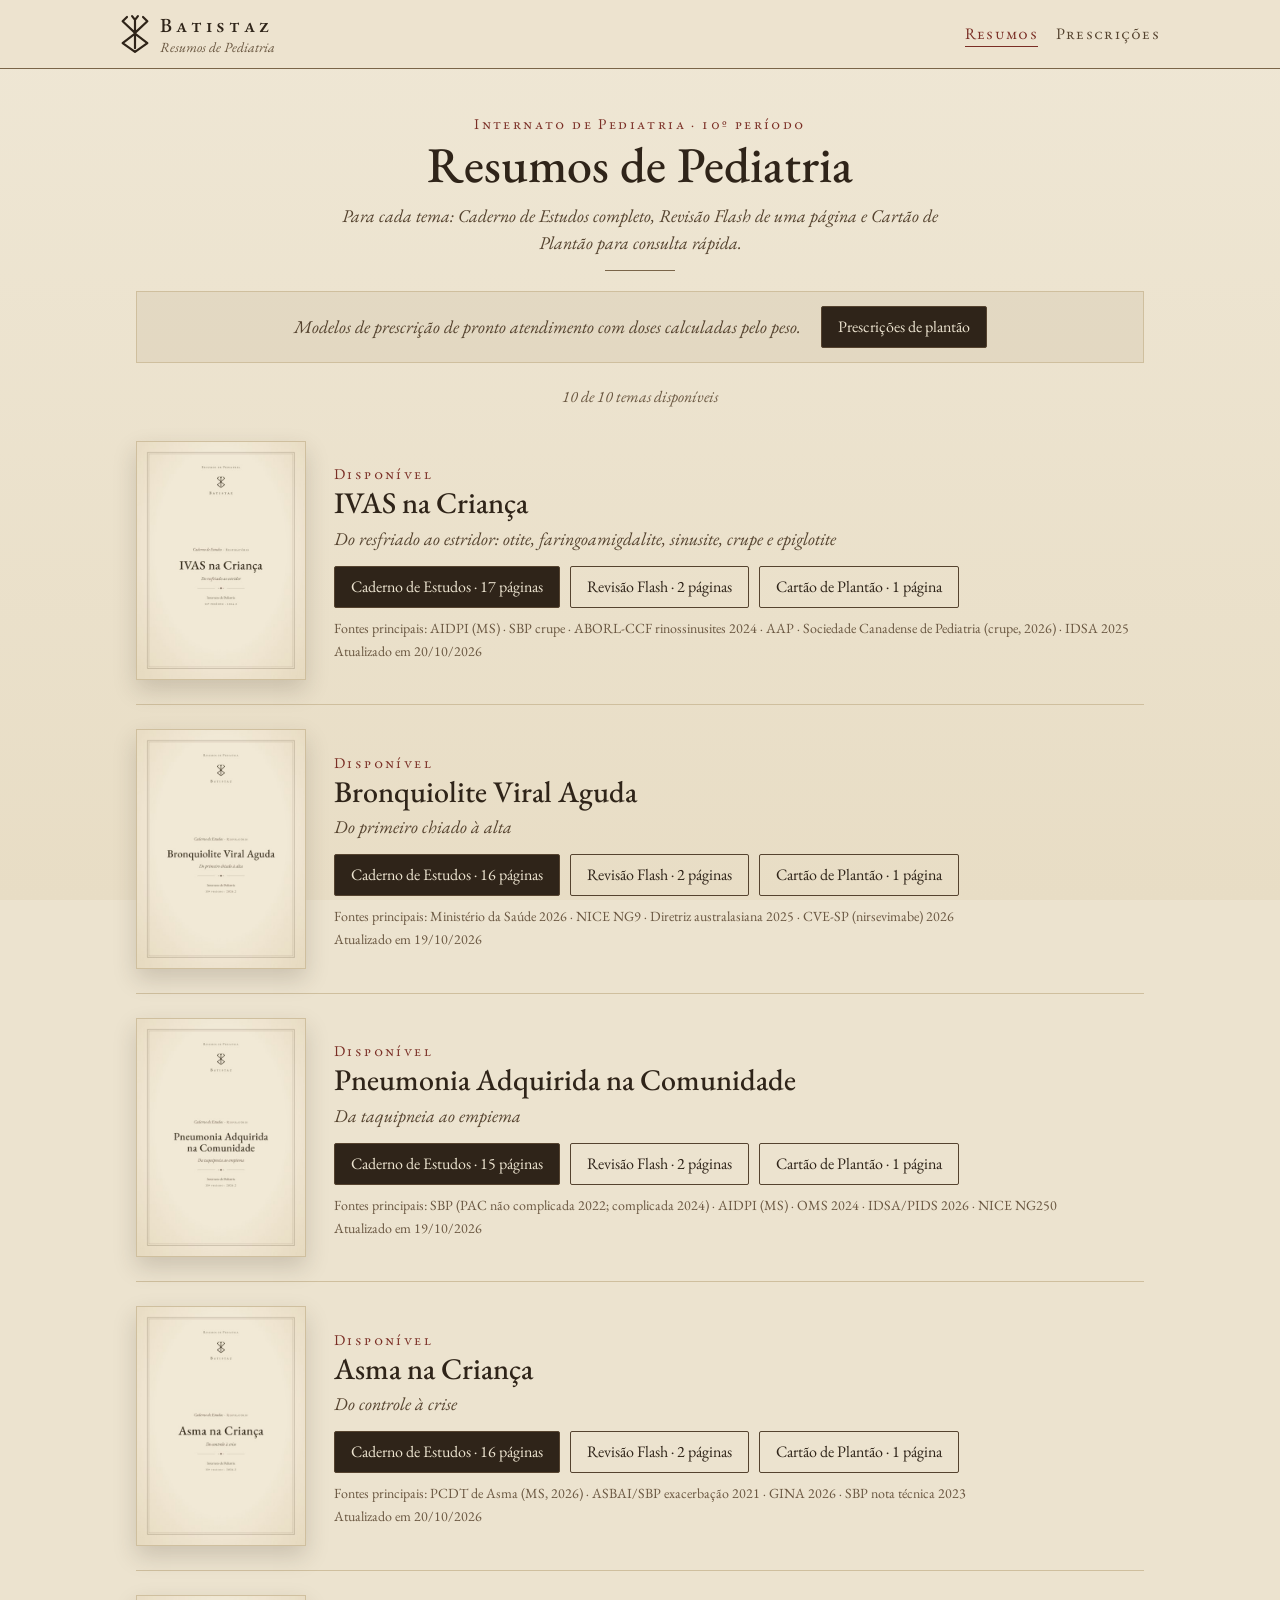
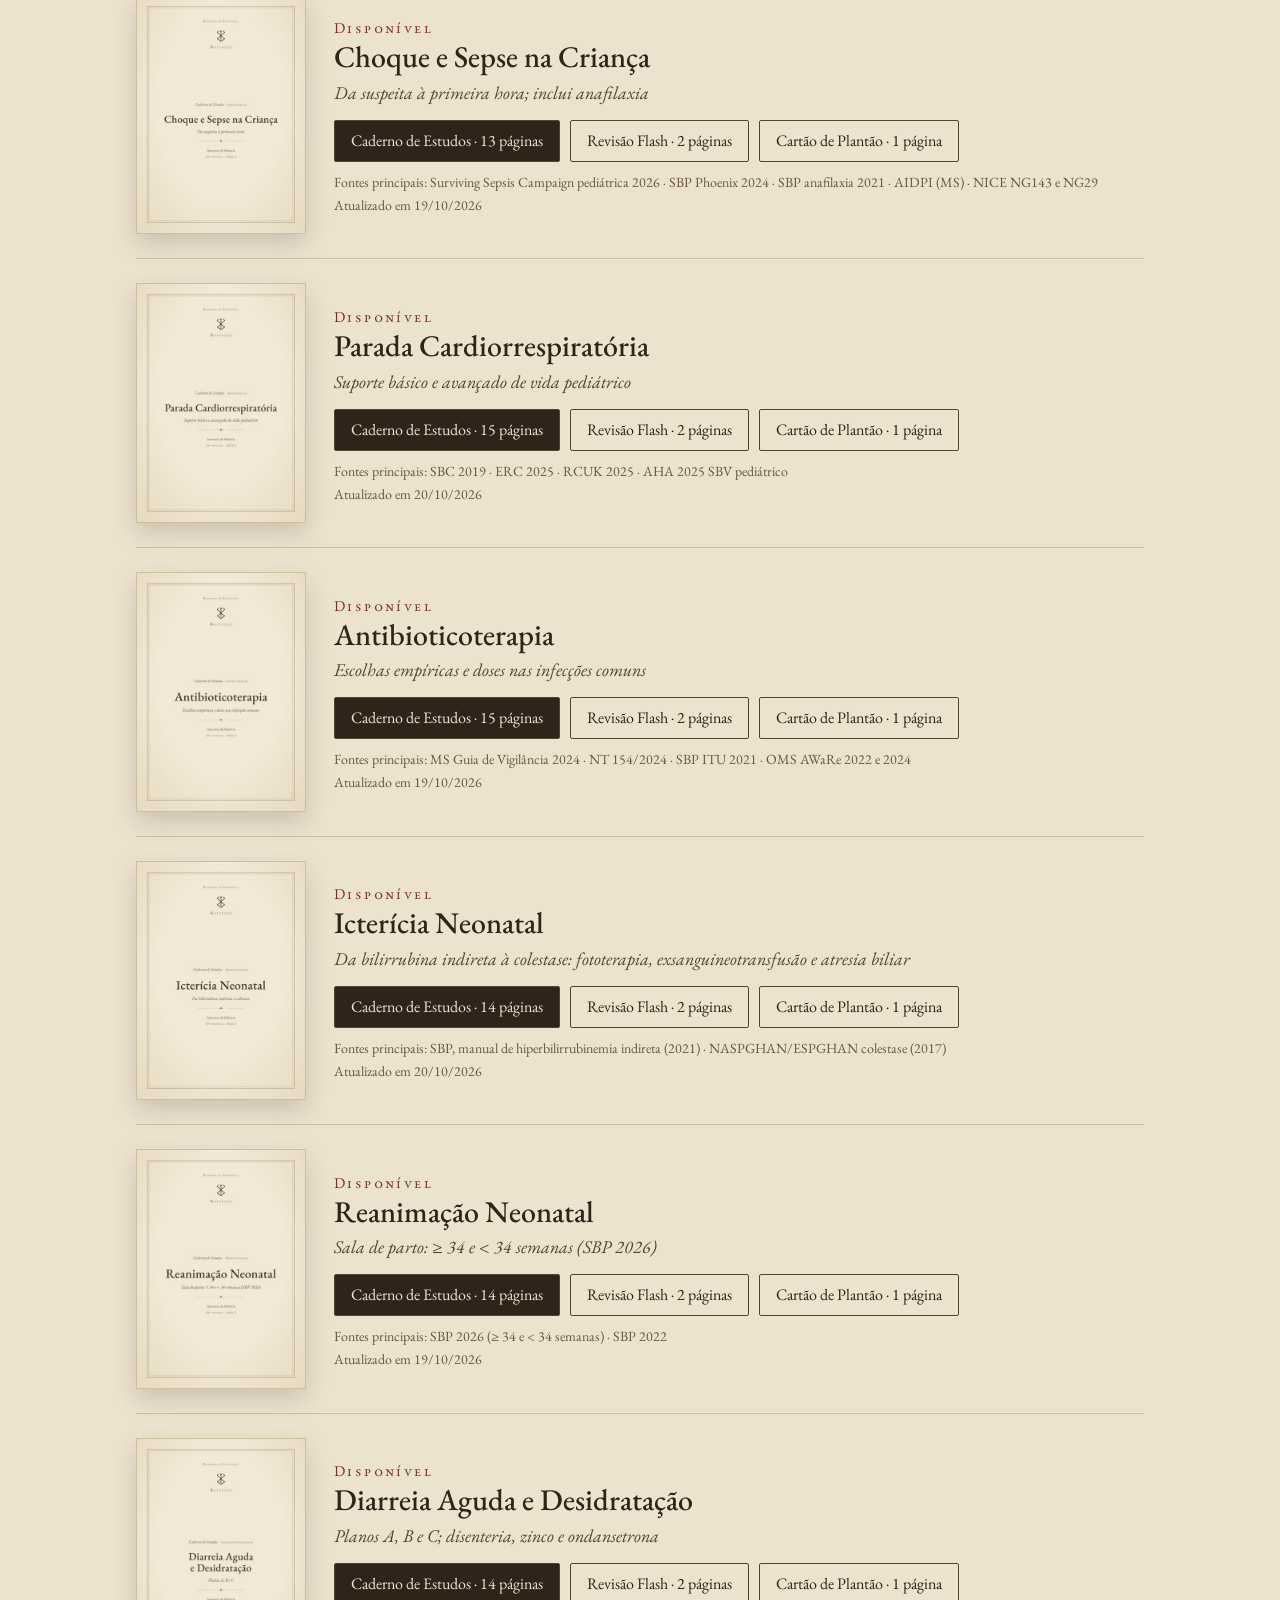
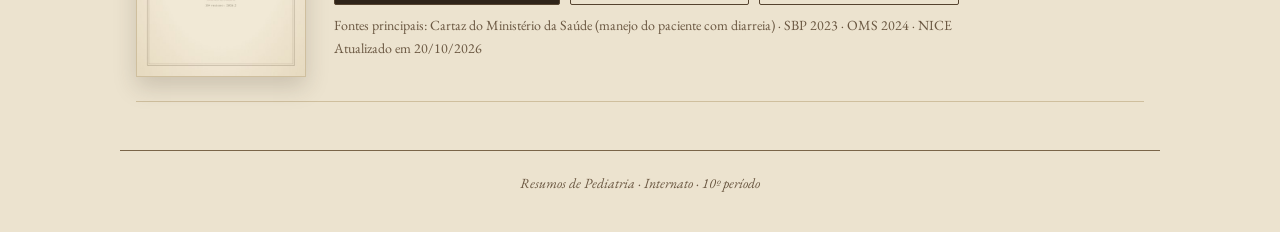
<file: index.html>
<!doctype html>
<html lang="pt-BR">
<head>
<meta charset="utf-8">
<meta name="viewport" content="width=device-width, initial-scale=1">
<meta name="color-scheme" content="only light">
<meta name="darkreader-lock">
<title>Resumos de Pediatria · Batistaz</title>
<meta name="description" content="Resumos de estudo para o internato de pediatria: caderno, revisão flash e cartão de plantão por tema.">
<link rel="icon" href="data:image/svg+xml,%3Csvg xmlns='http://www.w3.org/2000/svg' viewBox='-20 -47 40 55'%3E%3Cpath d='M0 0V-39M0 -39L-4 -44M0 -39L4 -44M0 -21L-17 -37L-11 -43M0 -21L17 -37L11 -43M0 -20L-17 -7L0 5L17 -7Z' fill='none' stroke='%233A2E22' stroke-width='3.4' stroke-linecap='round' stroke-linejoin='round'/%3E%3C/svg%3E">
<link rel="preconnect" href="https://fonts.googleapis.com">
<link href="https://fonts.googleapis.com/css2?family=EB+Garamond:ital,wght@0,400;0,500;0,600;1,400;1,500&display=swap" rel="stylesheet">
<link rel="stylesheet" href="assets/estilo.css?v=20261020s">
</head>
<body>
<header class="topo">
  <a class="marca" href="./">
    <svg viewBox="-20 -47 40 55" aria-hidden="true" fill="none" stroke="currentColor" stroke-width="3" stroke-linecap="round" stroke-linejoin="round"><path d="M0 0V-39M0 -39L-4 -44M0 -39L4 -44M0 -21L-17 -37L-11 -43M0 -21L17 -37L11 -43M0 -20L-17 -7L0 5L17 -7Z"/></svg>
    <span><b>Batistaz</b><small>Resumos de Pediatria</small></span>
  </a>
  <nav class="nav-topo"><a href="./" aria-current="page">Resumos</a><a href="prescricoes.html">Prescrições</a></nav>
</header>

<main id="conteudo">
  <noscript><p class="carregando">Ative o JavaScript para ver a lista de resumos.</p></noscript>
</main>

<footer class="rodape">
  <p>Resumos de Pediatria · Internato · 10º período</p>
</footer>
<script src="assets/dados.js?v=20261019a"></script>
<script src="assets/app.js?v=20261020p"></script>
</body>
</html>
</file>
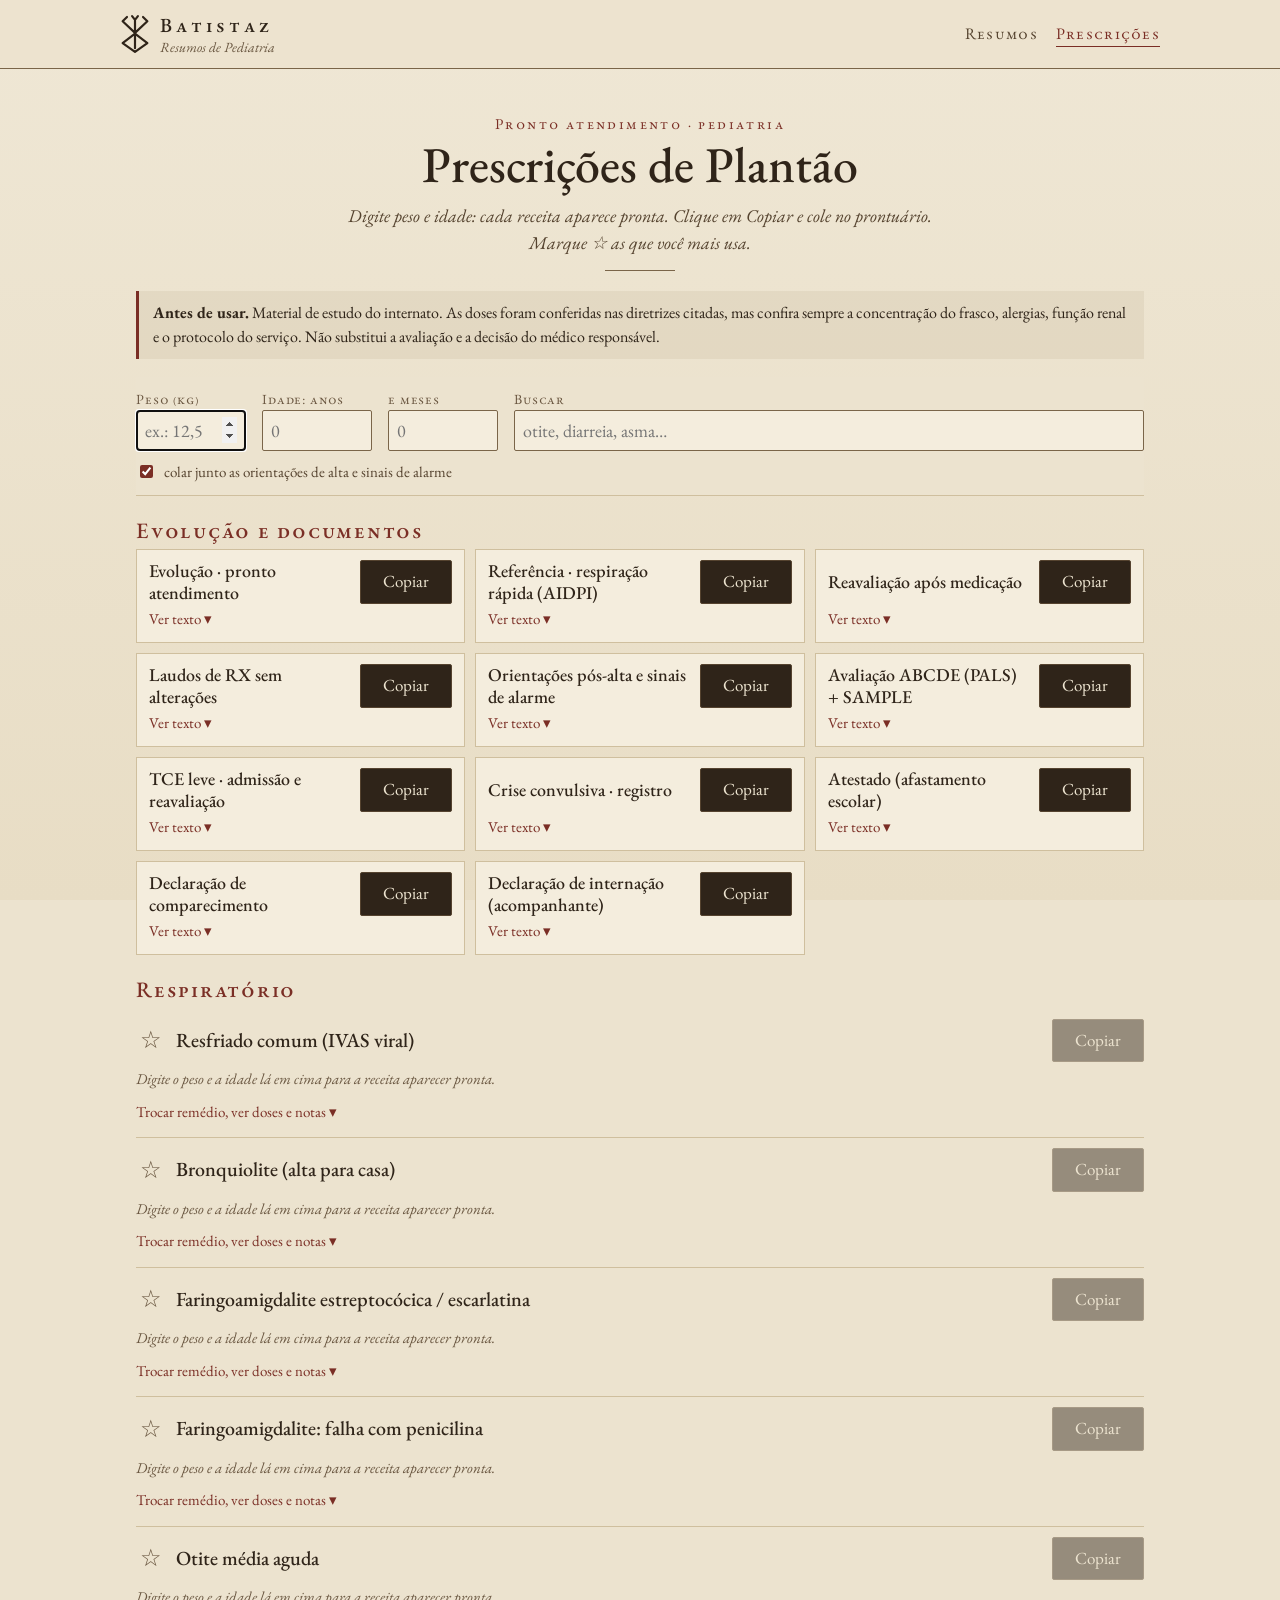
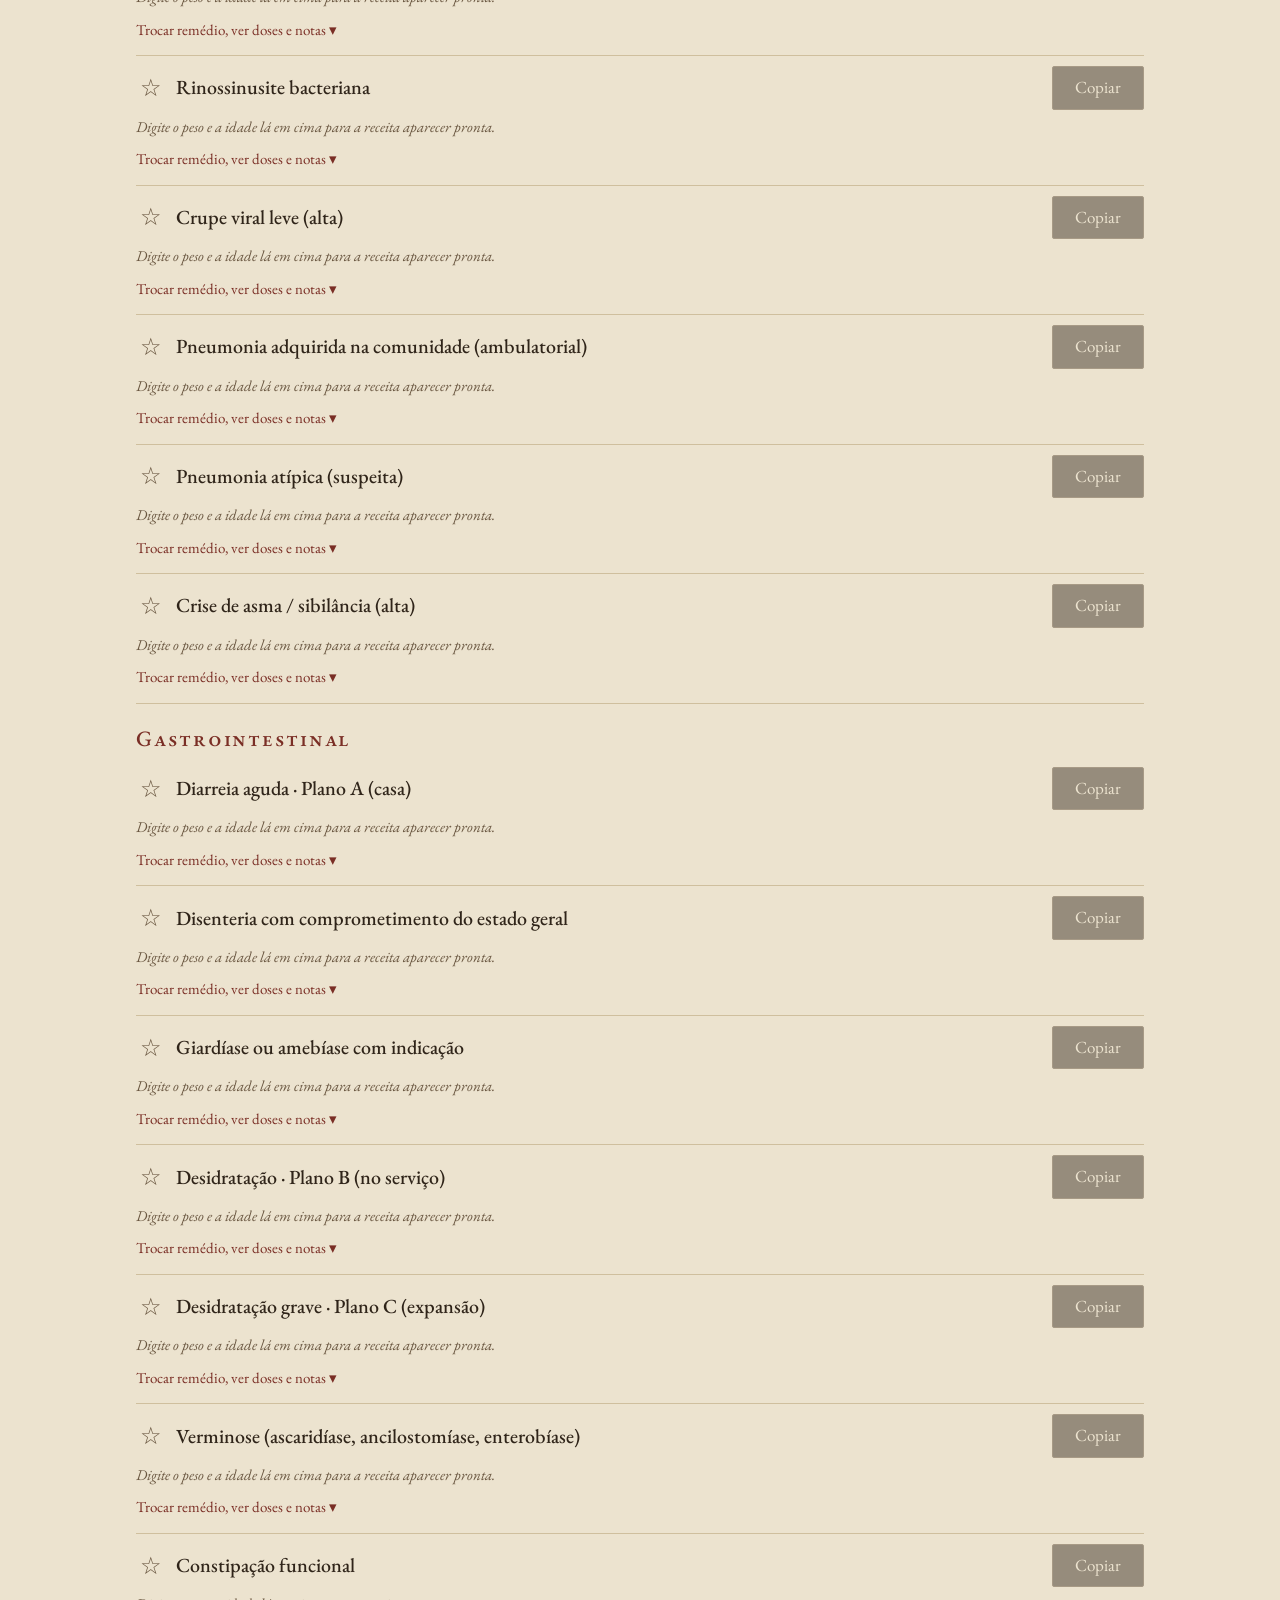
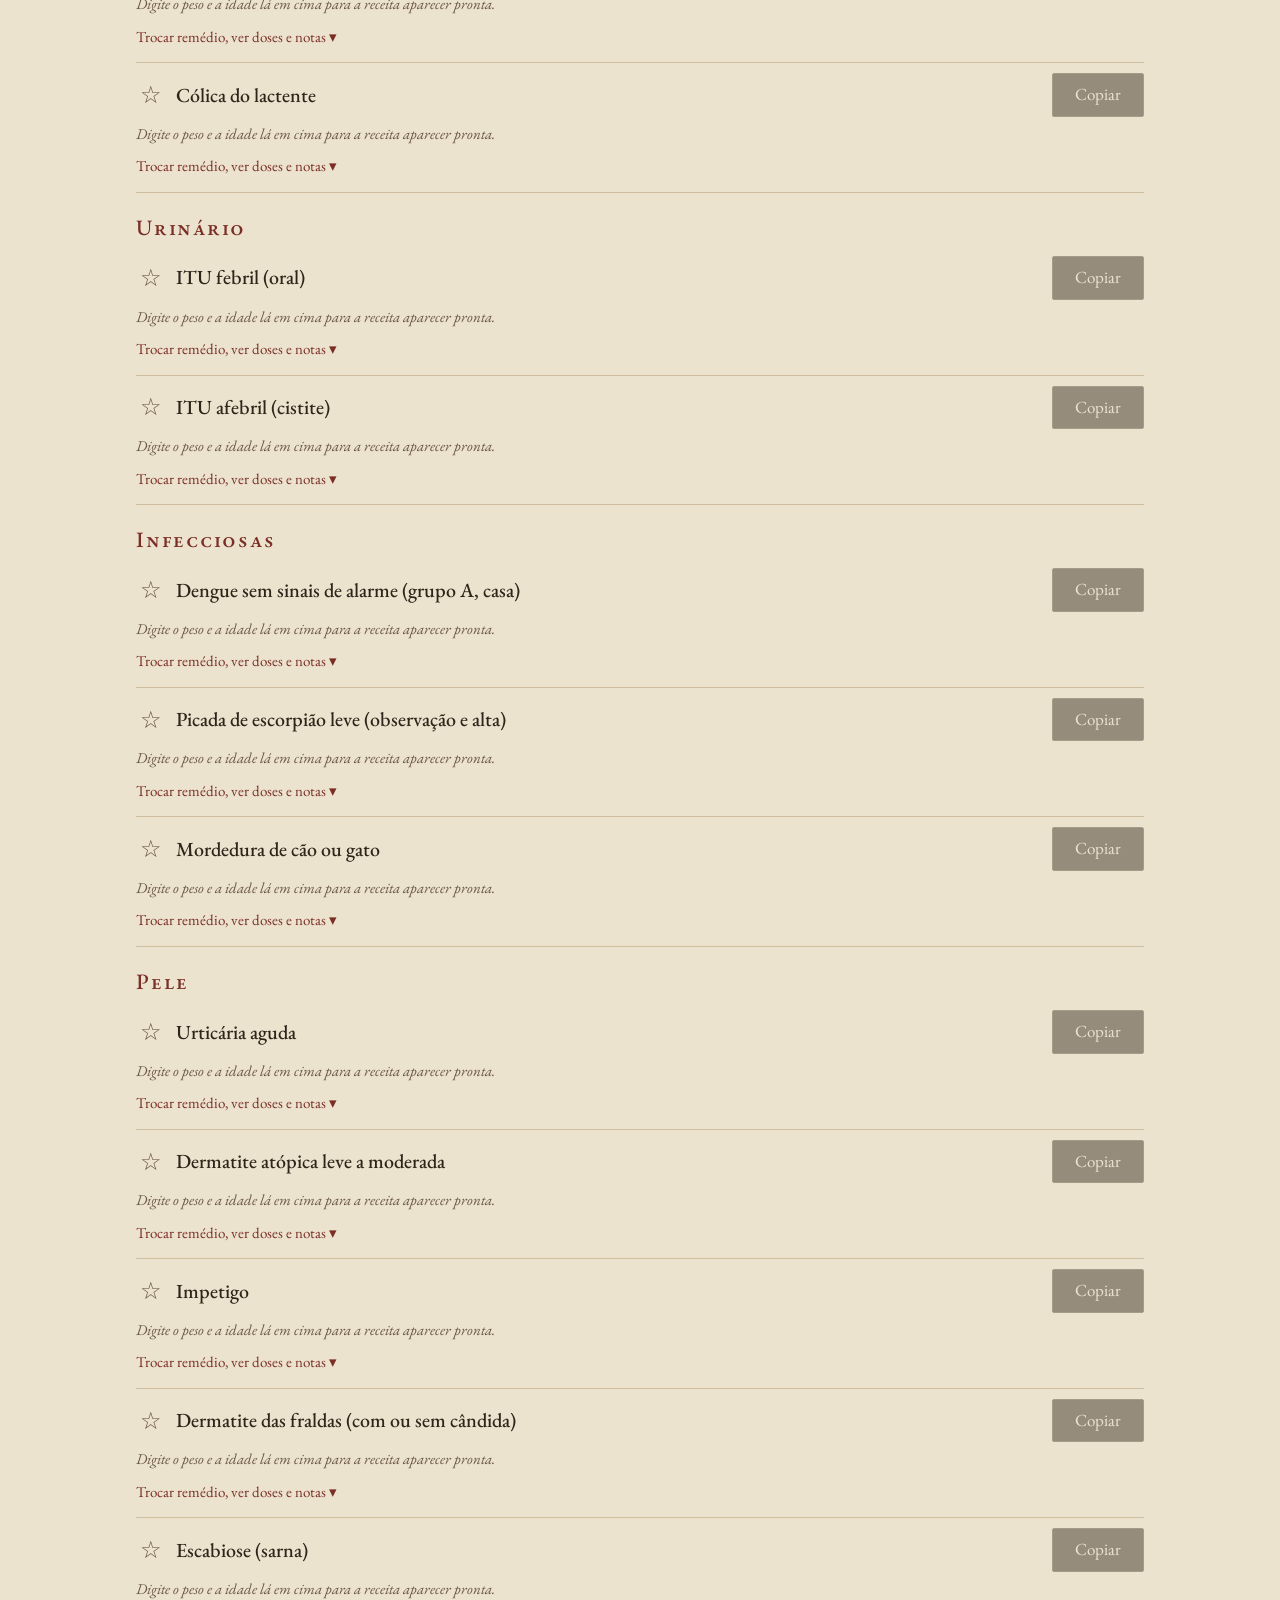
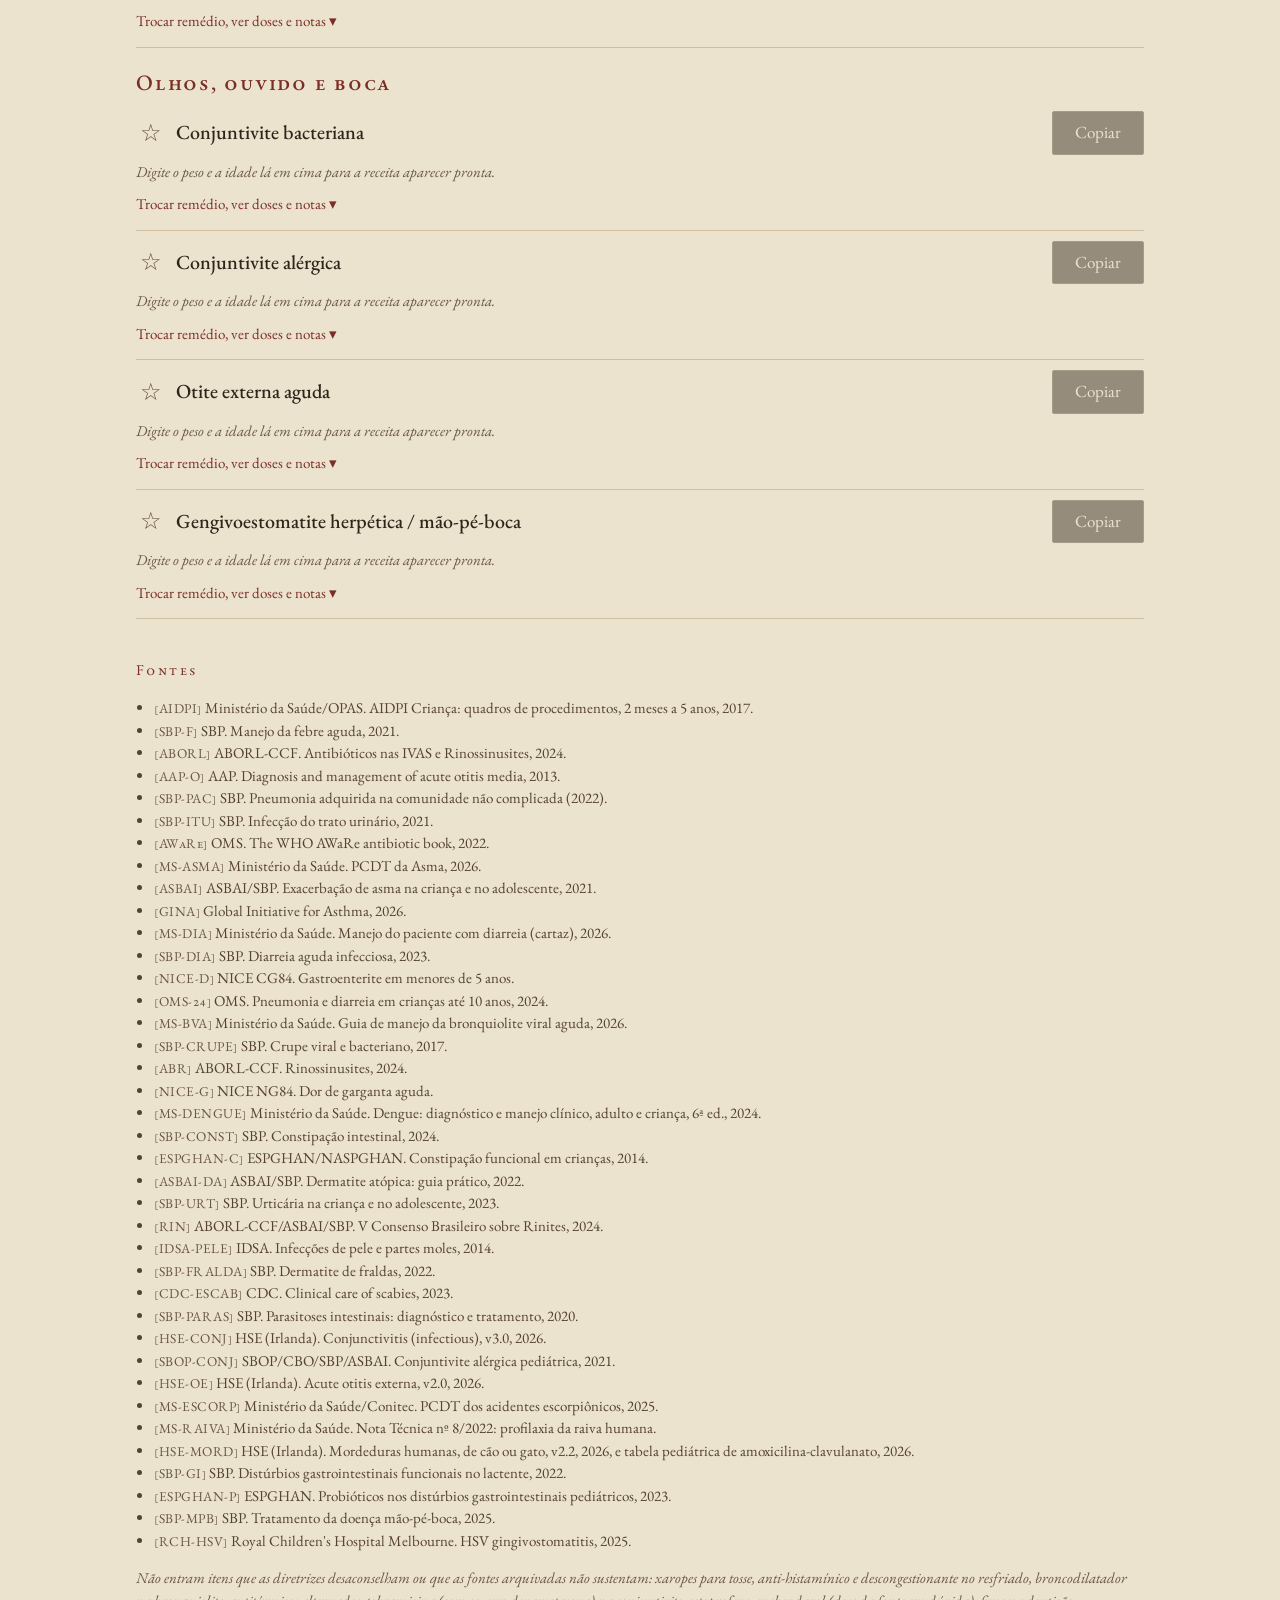
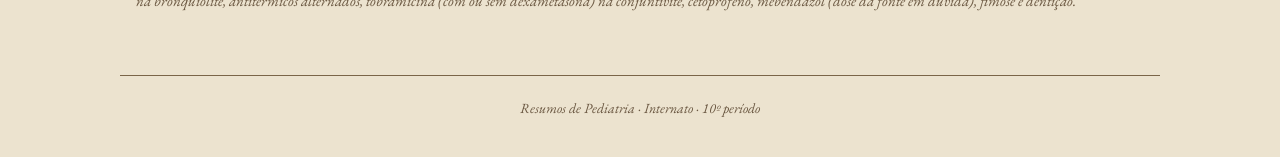
<file: prescricoes.html>
<!doctype html>
<html lang="pt-BR">
<head>
<meta charset="utf-8">
<meta name="viewport" content="width=device-width, initial-scale=1">
<meta name="color-scheme" content="only light">
<meta name="darkreader-lock">
<title>Prescrições de Plantão · Batistaz</title>
<meta name="description" content="Modelos de prescrição de pronto atendimento pediátrico com doses calculadas pelo peso e conferidas nas diretrizes.">
<link rel="icon" href="data:image/svg+xml,%3Csvg xmlns='http://www.w3.org/2000/svg' viewBox='-20 -47 40 55'%3E%3Cpath d='M0 0V-39M0 -39L-4 -44M0 -39L4 -44M0 -21L-17 -37L-11 -43M0 -21L17 -37L11 -43M0 -20L-17 -7L0 5L17 -7Z' fill='none' stroke='%233A2E22' stroke-width='3.4' stroke-linecap='round' stroke-linejoin='round'/%3E%3C/svg%3E">
<link rel="preconnect" href="https://fonts.googleapis.com">
<link href="https://fonts.googleapis.com/css2?family=EB+Garamond:ital,wght@0,400;0,500;0,600;1,400;1,500&display=swap" rel="stylesheet">
<link rel="stylesheet" href="assets/estilo.css?v=20261020s">
</head>
<body>
<header class="topo">
  <a class="marca" href="./">
    <svg viewBox="-20 -47 40 55" aria-hidden="true" fill="none" stroke="currentColor" stroke-width="3" stroke-linecap="round" stroke-linejoin="round"><path d="M0 0V-39M0 -39L-4 -44M0 -39L4 -44M0 -21L-17 -37L-11 -43M0 -21L17 -37L11 -43M0 -20L-17 -7L0 5L17 -7Z"/></svg>
    <span><b>Batistaz</b><small>Resumos de Pediatria</small></span>
  </a>
  <nav class="nav-topo"><a href="./">Resumos</a><a href="prescricoes.html" aria-current="page">Prescrições</a></nav>
</header>

<main>
  <section class="abertura">
    <span class="rotulo">Pronto atendimento · pediatria</span>
    <h1>Prescrições de Plantão</h1>
    <p>Digite peso e idade: cada receita aparece pronta. Clique em Copiar e cole no prontuário. Marque ☆ as que você mais usa.</p>
    <div class="filete"></div>
  </section>

  <div class="aviso-presc">
    <b>Antes de usar.</b> Material de estudo do internato. As doses foram conferidas nas diretrizes citadas, mas confira sempre a
    concentração do frasco, alergias, função renal e o protocolo do serviço. Não substitui a avaliação e a decisão do médico responsável.
  </div>

  <section class="dados-crianca">
    <label>Peso (kg)<input id="peso" type="number" inputmode="decimal" min="1" max="120" step="0.1" placeholder="ex.: 12,5"></label>
    <label>Idade: anos<input id="anos" type="number" inputmode="numeric" min="0" max="18" step="1" placeholder="0"></label>
    <label>e meses<input id="meses" type="number" inputmode="numeric" min="0" max="11" step="1" placeholder="0"></label>
    <label class="busca">Buscar<input id="busca" type="search" placeholder="otite, diarreia, asma…"></label>
    <label class="check-orient"><input id="orient" type="checkbox" checked> colar junto as orientações de alta e sinais de alarme</label>
  </section>

  <section class="modelos-topo">
    <h2 class="grupo">Evolução e documentos</h2>
    <div id="modelos" class="grade-modelos"></div>
  </section>

  <div id="lista"><noscript><p class="carregando">Ative o JavaScript para usar a calculadora.</p></noscript></div>

  <section class="secao-presc">
    <span class="rotulo">Fontes</span>
    <ul class="fontes-presc" id="fontes"></ul>
    <p class="obs-presc">Não entram itens que as diretrizes desaconselham ou que as fontes arquivadas não sustentam: xaropes para tosse,
      anti-histamínico e descongestionante no resfriado, broncodilatador na bronquiolite, antitérmicos alternados, tobramicina (com ou sem
      dexametasona) na conjuntivite, cetoprofeno, mebendazol (dose da fonte em dúvida), fimose e dentição.</p>
  </section>
</main>

<footer class="rodape">
  <p>Resumos de Pediatria · Internato · 10º período</p>
</footer>
<script src="assets/prescricoes-dados.js?v=20261020s"></script>
<script src="assets/prescricoes-dados-2.js?v=20261020s"></script>
<script src="assets/prescricoes.js?v=20261020s"></script>
</body>
</html>
</file>
<file: assets/estilo.css>
/* Resumos de Pediatria · Batistaz — mesmo "livro antigo" dos PDFs e do TOCE Lab */
:root {
  color-scheme: only light;  /* o site é só claro: impede o modo escuro forçado do Chrome de clarear o texto sobre o papel */
  --papel: #ece3cf; --tinta: #2f2419; --tinta-2: #55432f; --fraco: #6a5741;
  --filete: #7a6549; --linha: #cfbf9e; --vinho: #7a2e25; --tom: rgba(120,88,45,.08);
  --cartao: #f4eddd; --topo: rgba(236,227,207,.95);
}
* { box-sizing: border-box; }
body {
  margin: 0; color: var(--tinta); font-family: "EB Garamond", Garamond, Georgia, serif; font-size: 18px; line-height: 1.5;
  background: linear-gradient(180deg, #efe7d5 0%, #e8ddc5 100%) fixed, var(--papel);
}
a { color: var(--vinho); }
h1, h2, h3 { font-weight: 500; line-height: 1.15; margin: 0; }
.rotulo { font-variant: small-caps; letter-spacing: .16em; color: var(--vinho); font-size: 15px; }

.topo { position: sticky; top: 0; z-index: 10; display: flex; align-items: center; gap: 16px;
  padding: 10px max(16px, calc((100% - 1040px) / 2)); background: var(--topo); backdrop-filter: blur(8px); border-bottom: 1px solid var(--filete); }
.marca { display: flex; align-items: center; gap: 10px; color: var(--tinta); text-decoration: none; }
.marca svg { width: 30px; height: 40px; color: var(--tinta); }
.marca b { display: block; font-variant: small-caps; letter-spacing: .2em; font-size: 20px; font-weight: 500; }
.marca small { display: block; font-style: italic; color: var(--fraco); font-size: 14px; margin-top: -3px; }

main { max-width: 1040px; margin: 0 auto; padding: 28px 16px 48px; }
.carregando { text-align: center; color: var(--fraco); font-style: italic; }

.abertura { text-align: center; margin: 12px 0 20px; }
.abertura h1 { font-size: clamp(34px, 6vw, 50px); }
.abertura p { margin: 8px auto 0; max-width: 620px; font-style: italic; color: var(--tinta-2); }
.filete { width: 70px; margin: 14px auto 0; border-top: 1px solid var(--filete); }
.contagem-temas { text-align: center; color: var(--fraco); font-style: italic; font-size: 16px; margin: 0 0 8px; }

.botao { display: inline-flex; align-items: center; padding: 8px 16px; border: 1px solid var(--tinta-2); background: var(--tinta);
  color: var(--papel); font: inherit; font-size: 16px; text-decoration: none; border-radius: 2px; }
.botao.claro { background: transparent; color: var(--tinta); }
.botao:hover { background: var(--vinho); border-color: var(--vinho); color: var(--papel); }
.acoes { display: flex; flex-wrap: wrap; gap: 10px; align-items: center; }

.resumo-card { display: grid; grid-template-columns: 170px 1fr; gap: 28px; align-items: center; padding: 24px 0; border-bottom: 1px solid var(--linha); }
.resumo-card img { width: 100%; border: 1px solid var(--linha); box-shadow: 0 10px 22px rgba(58, 46, 34, .18); display: block; }
.resumo-card h2 { font-size: 30px; }
.resumo-card .sub { font-style: italic; color: var(--tinta-2); margin: 4px 0 14px; }
.resumo-card small { display: block; margin-top: 10px; color: var(--fraco); font-size: 14px; }
.resumo-card small + small { margin-top: 2px; }

.proximos { margin-top: 34px; }
.sessoes { list-style: none; margin: 6px 0 0; padding: 0; }
.sessao { display: grid; grid-template-columns: 1fr auto; gap: 16px; align-items: center; padding: 13px 0; border-bottom: 1px solid var(--linha); }
.sessao h3 { font-size: 21px; }
.sessao p { margin: 2px 0 0; font-size: 15px; color: var(--fraco); font-style: italic; }
.selo { font-variant: small-caps; letter-spacing: .1em; font-size: 14px; color: var(--fraco); white-space: nowrap; }

.rodape { max-width: 1040px; margin: 0 auto; padding: 18px 16px 34px; border-top: 1px solid var(--filete); text-align: center; color: var(--fraco); font-size: 14px; font-style: italic; }
.rodape p { margin: 4px 0; }

@media (max-width: 720px) {
  body { font-size: 17px; }
  .resumo-card { grid-template-columns: 1fr; gap: 16px; justify-items: start; }
  .resumo-card > a { width: 150px; }
  .resumo-card h2 { font-size: 25px; }
  .acoes .botao { width: 100%; justify-content: center; }
  .sessao { grid-template-columns: 1fr; gap: 4px; }
}

/* ===== Navegação e prescrições de plantão ===== */
.nav-topo { margin-left: auto; display: flex; gap: 18px; font-size: 16px; }
.nav-topo a { color: var(--tinta-2); text-decoration: none; font-variant: small-caps; letter-spacing: .08em; }
.nav-topo a[aria-current="page"], .nav-topo a:hover { color: var(--vinho); border-bottom: 1px solid var(--vinho); }
.chamada-presc { display: flex; flex-wrap: wrap; gap: 12px 20px; align-items: center; justify-content: center; margin: 0 0 22px;
  padding: 14px 18px; border: 1px solid var(--linha); background: var(--tom); }
.chamada-presc p { margin: 0; font-style: italic; color: var(--tinta-2); }

.aviso-presc { border-left: 3px solid var(--vinho); background: var(--tom); padding: 10px 14px; font-size: 16px; margin: 0 0 18px; }
.dados-crianca { position: sticky; top: 61px; z-index: 5; display: flex; flex-wrap: wrap; gap: 10px 16px; align-items: flex-end;
  padding: 12px 0; background: var(--topo); backdrop-filter: blur(8px); border-bottom: 1px solid var(--linha); margin-bottom: 8px; }
.dados-crianca label { display: flex; flex-direction: column; font-size: 14px; color: var(--fraco); font-variant: small-caps; letter-spacing: .06em; }
.dados-crianca input { font: inherit; font-size: 18px; width: 110px; padding: 6px 8px; border: 1px solid var(--filete); background: var(--cartao);
  color: var(--tinta); border-radius: 2px; font-variant: normal; letter-spacing: 0; }
.dados-crianca .busca { flex: 1; min-width: 180px; }
.dados-crianca .busca input { width: 100%; }

.grupo { font-size: 22px; margin: 22px 0 6px; color: var(--vinho); font-variant: small-caps; letter-spacing: .08em; }
.presc { border-bottom: 1px solid var(--linha); }
.presc-titulo { width: 100%; display: flex; justify-content: space-between; align-items: center; gap: 12px; padding: 12px 2px;
  background: none; border: 0; font: inherit; font-size: 20px; color: var(--tinta); text-align: left; cursor: pointer; }
.presc-titulo:hover { color: var(--vinho); }
.presc-titulo .seta { font-size: 24px; color: var(--fraco); }
.presc-corpo { padding: 0 2px 18px; }
.notas { margin: 0 0 12px; padding-left: 20px; font-size: 16px; color: var(--tinta-2); }
.notas li { margin: 3px 0; }
.f { font-variant: small-caps; color: var(--fraco); font-size: .9em; letter-spacing: .04em; }

.bloco { border: 1px solid var(--linha); background: var(--cartao); margin: 0 0 12px; padding: 6px 12px 10px; }
.bloco legend { padding: 0 6px; font-variant: small-caps; letter-spacing: .06em; color: var(--tinta-2); font-size: 15px; }
.presc-item { display: grid; grid-template-columns: 22px 1fr; gap: 8px; padding: 8px 0; border-top: 1px dotted var(--linha); cursor: pointer; }
.presc-item:first-of-type { border-top: 0; }
.presc-item input { margin-top: 6px; accent-color: var(--vinho); }
.presc-item .corpo { display: flex; flex-direction: column; gap: 2px; }
.presc-item small { font-size: 14px; color: var(--fraco); }
.presc-item .calc { font-family: ui-monospace, Consolas, monospace; font-size: 14.5px; color: var(--tinta); background: rgba(255,255,255,.45); padding: 3px 6px; }
.presc-item .calc.vazio { font-family: inherit; font-style: italic; color: var(--fraco); background: none; padding: 0; }
.presc-item .aviso { color: var(--vinho); }
.presc-item .nota { line-height: 1.35; }
.presc-item.bloqueado { opacity: .6; cursor: default; }
.presc-item .ap { display: flex; flex-wrap: wrap; gap: 6px; margin: 2px 0; }
.presc-item select, .presc-item .ap input { font: inherit; font-size: 15px; padding: 2px 6px; border: 1px solid var(--filete); background: var(--papel); color: var(--tinta); }
.presc-item .ap input { width: 100px; }

.saida { margin-top: 6px; }
.saida pre, .modelo pre { white-space: pre-wrap; font-family: ui-monospace, Consolas, monospace; font-size: 14px; background: #fbf7ee;
  border: 1px solid var(--linha); padding: 10px 12px; margin: 0 0 10px; overflow-x: auto; }
.secao-presc { margin-top: 36px; }
.secao-presc h2 { font-size: 26px; margin: 4px 0 10px; }
.modelo { border-bottom: 1px solid var(--linha); padding: 8px 0; }
.modelo summary { cursor: pointer; font-size: 19px; }
.modelo pre { margin-top: 8px; }
.fontes-presc { font-size: 15px; color: var(--tinta-2); padding-left: 18px; }
.obs-presc { font-size: 15px; font-style: italic; color: var(--fraco); }
.vazio { font-style: italic; color: var(--fraco); }

@media (max-width: 720px) {
  .nav-topo { gap: 12px; font-size: 15px; }
  .dados-crianca { top: 61px; }
  .dados-crianca input { width: 90px; }
  .presc-titulo { font-size: 18px; }
}

/* Receita pronta: cabeçalho com favorita e Copiar sempre à vista */
.presc { padding: 10px 0 12px; }
.presc-cab { display: flex; align-items: center; gap: 10px; }
.presc-cab h3 { flex: 1; font-size: 20px; }
.estrela { background: none; border: 0; font-size: 24px; line-height: 1; color: var(--fraco); cursor: pointer; padding: 2px 4px; }
.estrela.on { color: var(--vinho); }
.botao.copiar { padding: 8px 22px; font-size: 17px; cursor: pointer; }
.botao.copiar:disabled { opacity: .45; cursor: default; background: var(--tinta); border-color: var(--tinta-2); }
.pronta { white-space: pre-wrap; font-family: ui-monospace, Consolas, monospace; font-size: 13.5px; line-height: 1.45; background: #fbf7ee;
  border: 1px solid var(--linha); padding: 8px 12px; margin: 8px 0 4px; }
.falta { font-style: italic; color: var(--fraco); font-size: 15px; margin: 6px 0; }
.ajustar { background: none; border: 0; padding: 2px 0; font: inherit; font-size: 15px; color: var(--vinho); cursor: pointer; }
.presc-corpo { padding-top: 8px; }
.dados-crianca .check-orient { flex-direction: row; align-items: center; gap: 8px; font-variant: normal; letter-spacing: 0;
  font-size: 15px; color: var(--tinta-2); width: 100%; }
.dados-crianca .check-orient input { width: auto; accent-color: var(--vinho); }
@media (max-width: 720px) {
  .presc-cab h3 { font-size: 18px; }
  .botao.copiar { padding: 10px 16px; }
  .pronta { font-size: 12.5px; }
}

/* Modelos de texto no topo: grade de cartões com Copiar sempre à vista */
.modelos-topo { margin: 4px 0 8px; }
.grade-modelos { display: grid; grid-template-columns: repeat(auto-fill, minmax(300px, 1fr)); gap: 10px; }
.modelo-card { border: 1px solid var(--linha); background: var(--cartao); padding: 10px 12px; }
.modelo-card.aberto { grid-column: 1 / -1; }
.modelo-cab { display: flex; align-items: center; gap: 10px; }
.modelo-cab h3 { flex: 1; font-size: 18px; line-height: 1.2; }
</file>
